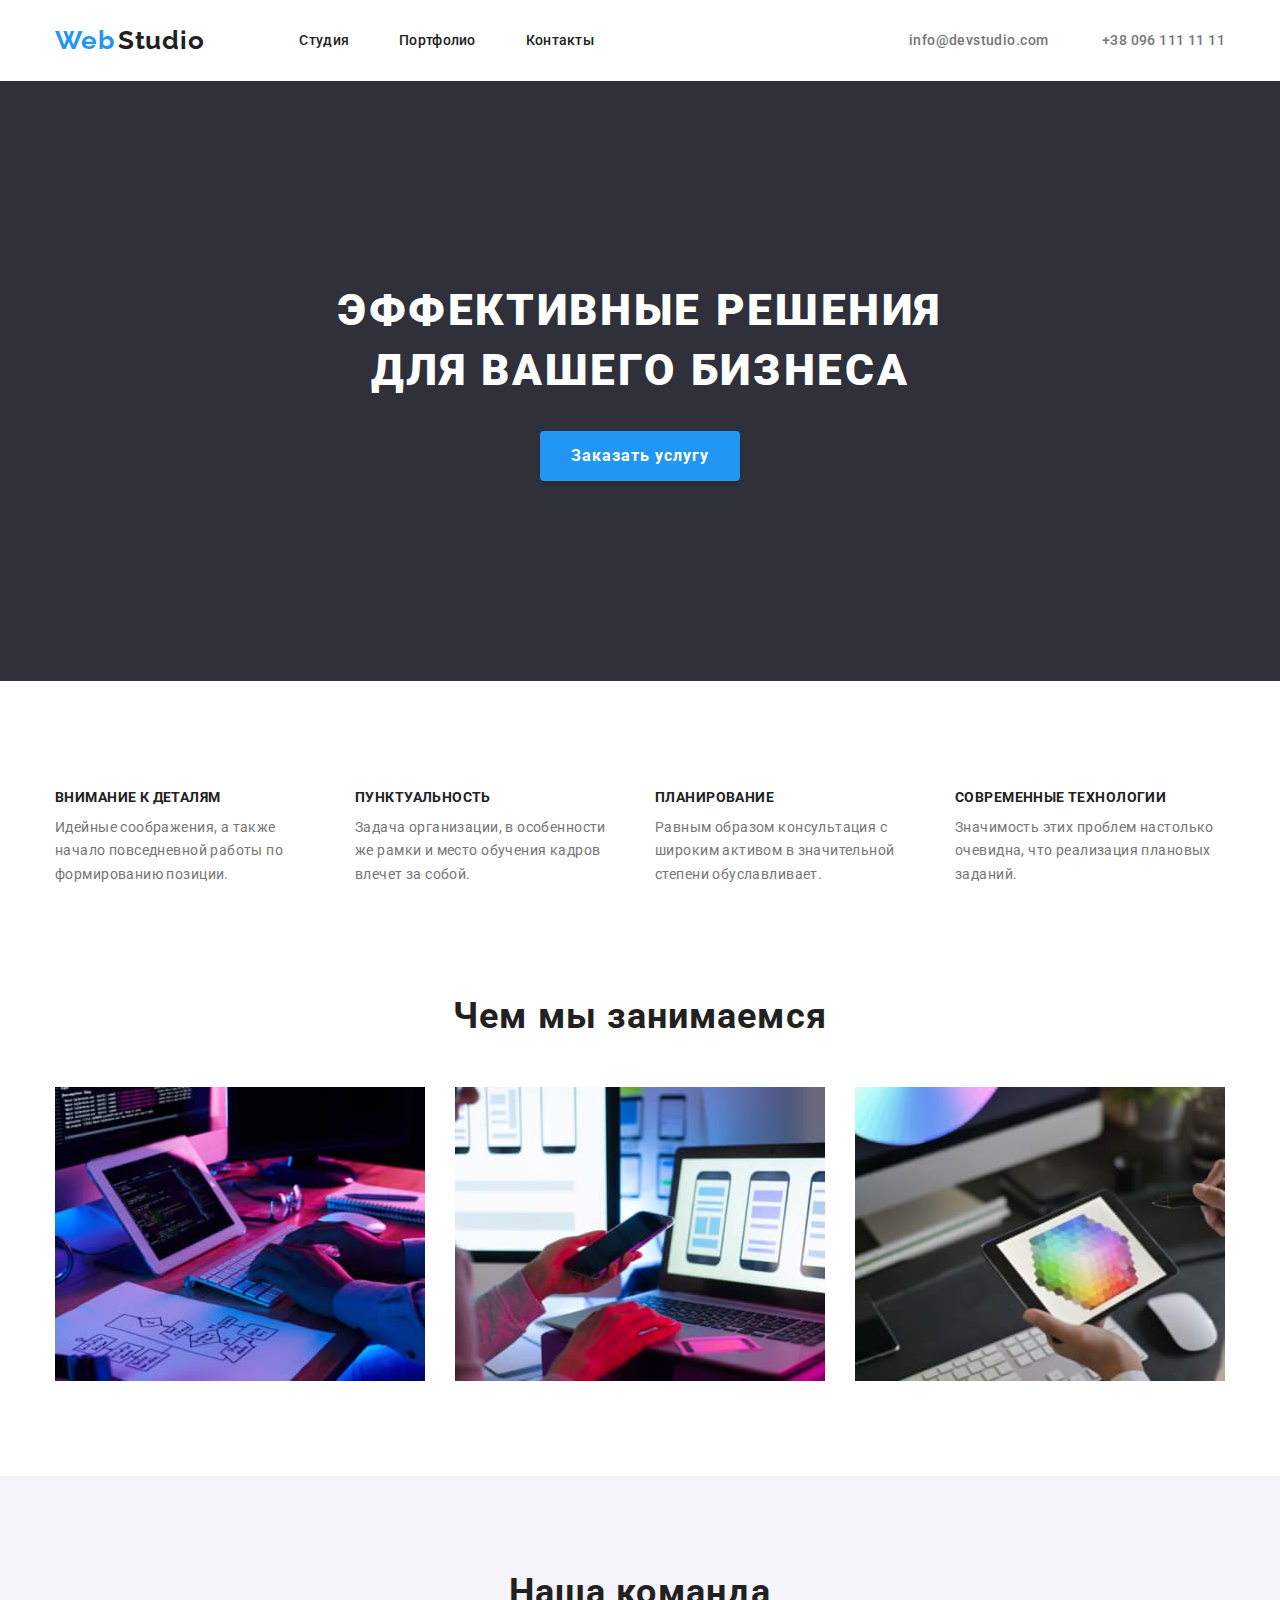
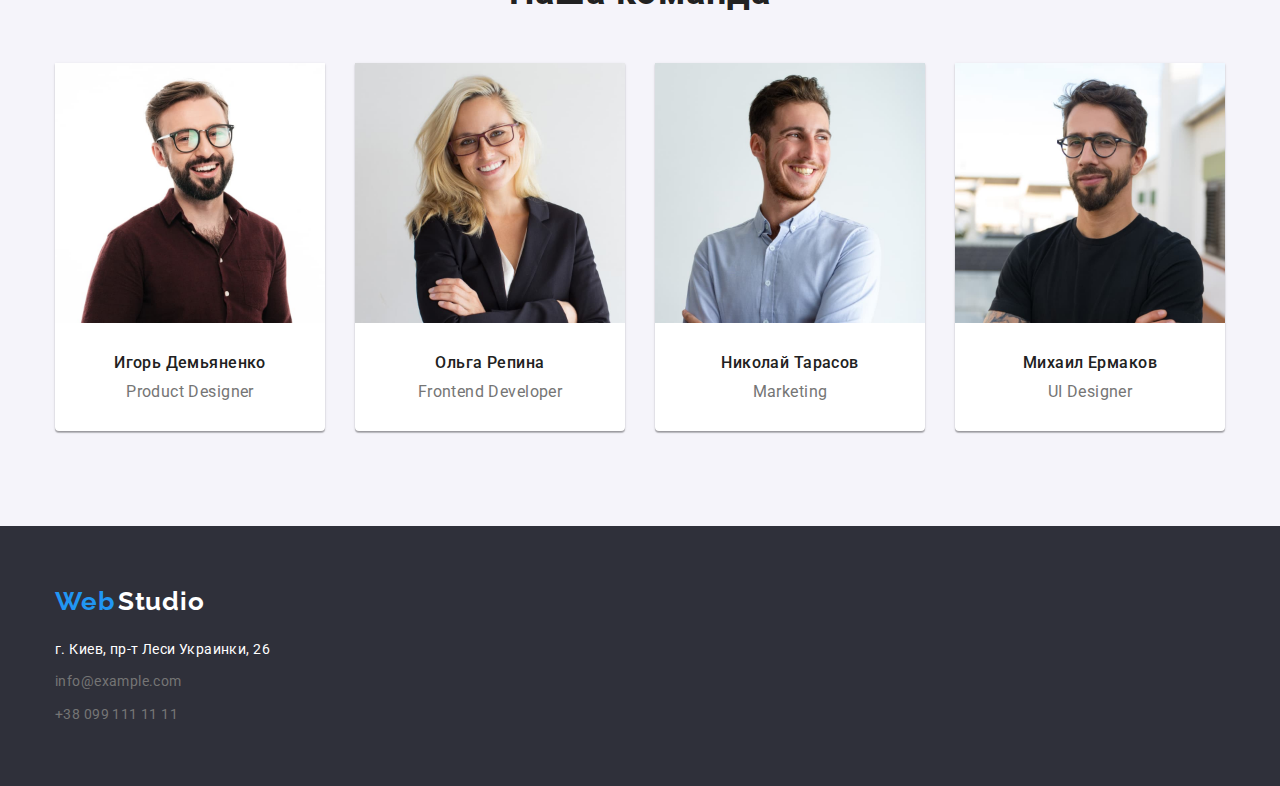
<file: index.html>
<!DOCTYPE html>
<html lang="ru">
  <head>
    <meta charset="UTF-8" />
    <meta name="viewport" content="width=device-width, initial-scale=1.0" />
    <title>WebStudio</title>
    <link href="https://fonts.googleapis.com/css2?family=Raleway:wght@700&family=Roboto:wght@400;500;700;900&display=swap"
      rel="stylesheet" />
    <link rel="stylesheet" href="https://cdnjs.cloudflare.com/ajax/libs/modern-normalize/1.0.0/modern-normalize.min.css" />
    <link rel="stylesheet" href="./css/main.css" />
  </head>

  <body>
    <header>
      <div class="container main-nav">
        <nav class="nave-header">
          <a href="./" class="link link-logo">
            <span class="logo web">Web</span>
            <span class="logo studio">Studio</span>
          </a>
          <ul class="link-nav-menu">
            <li class="item"><a href="" class="link link-nav">Студия</a></li>
            <li class="item"><a href="./portfolio.html" class="link link-nav">Портфолио</a></li>
            <li class="item"><a href="#contacts" class="link link-nav">Контакты</a></li>
          </ul>
        </nav>
        <div class="header-contacts">
          <a href="mailto:info@devstudio.com" class="link link-header">info@devstudio.com</a>
          <a href="tel:+380961111111" class="link link-header">+38 096 111 11 11</a>
        </div>
      </div>
    </header>

    <main>
      <section class="section-hero">
        <div class="container">
          <h1 class="hero-title">Эффективные решения для вашего бизнеса</h1>
          <button type="button" class="btn">Заказать услугу</button>
        </div>
      </section>

      <section class="section-plus">
        <div class="container">
          <h2 hidden>Преимущества</h2>
          <ul class="list-plus">
            <li class="item">
              <h3 class="title-plus">Внимание к деталям</h3> 
              <span>Идейные соображения, а также начало повседневной работы по формированию позиции.</span>
            </li>
            <li class="item">
              <h3 class="title-plus">Пунктуальность</h3> 
              <span>Задача организации, в особенности же рамки и место обучения кадров влечет за собой.</span>
            </li>
            <li class="item">
              <h3 class="title-plus">Планирование</h3> 
              <span>Равным образом консультация с широким активом в значительной степени обуславливает.</span>
            </li>
            <li class="item">
              <h3 class="title-plus">Современные технологии</h3> 
              <span>Значимость этих проблем настолько очевидна, что реализация плановых заданий.</span>
            </li>
          </ul>
        </div>
      </section>

      <section class="container-title">
        <div class="container">
          <h2 class="section-title">Чем мы занимаемся</h2>
          <ul class="list-section-title">
            <li class="item"><img src="./images/work/img-1.jpg.jpg" width="370" height="294" alt="верстка сайта" class="image-block"></li>
            <li class="item"><img src="./images/work/img-2.jpg.jpg" width="370" height="294" alt="макет сайта" class="image-block"></li>
            <li class="item"><img src="./images/work/img-3.jpg.jpg" width="370" height="294" alt="дизайн сайта" class="image-block"></li>
          </ul>
        </div>
      </section>

      <section class="section-team">
        <div class="container-team">
          <h2 class="section-title">Наша команда</h2>
            <ul class="team">
              <li class="item">
                <img src="images/team/img-1.jpg" width="270" height="260" alt="Игорь Демьяненко" class="image-block">
                <h3 class="team-name">Игорь Демьяненко</h3>
                <p lang="en" class="team-profession">Product Designer</p>
              </li>
              <li class="item">
                <img src="images/team/img-2.jpg" width="270" height="260"  alt="Ольга Репина" class="image-block">
                <h3 class="team-name">Ольга Репина</h3>
                <p lang="en" class="team-profession">Frontend Developer</p>
              </li>
              <li class="item">
                <img src="images/team/img-3.jpg" width="270" height="260"  alt="Николай Тарасов" class="image-block">
                <h3 class="team-name">Николай Тарасов</h3>
                <p lang="en" class="team-profession">Marketing</p>
              </li>
              <li class="item">
                <img src="images/team/img-4.jpg" width="270" height="260"  alt="Михаил Ермаков" class="image-block">
                <h3 class="team-name">Михаил Ермаков</h3>
                <p lang="en" class="team-profession">UI Designer</p>
              </li>
            </ul>
        </div>
      </section>
    </main>

    <footer class="footer">
      <div class="container">
        <a href="./" class="link link-logo-footer">
          <span class="logo web">Web</span>
          <span class="logo studio logo-st-f">Studio</span>
        </a>
        <address id="contacts">
          <ul class="list-contacts">
            <li class="item"><a href="https://goo.gl/maps/tkaNXoD5KU1ZypCJ8" target="blank" rel="noopener noreferer" class="link address">г. Киев, пр-т Леси Украинки, 26</a></li>
            <li class="item"><a href="mailto:info@example.com" class="link">info@example.com</a></li>
            <li class="item"><a href="tel:+380991111111" class="link">+38 099 111 11 11</a></li>
          </ul>
        </address>
      </div>
    </footer>
  </body>
</html>
</file>
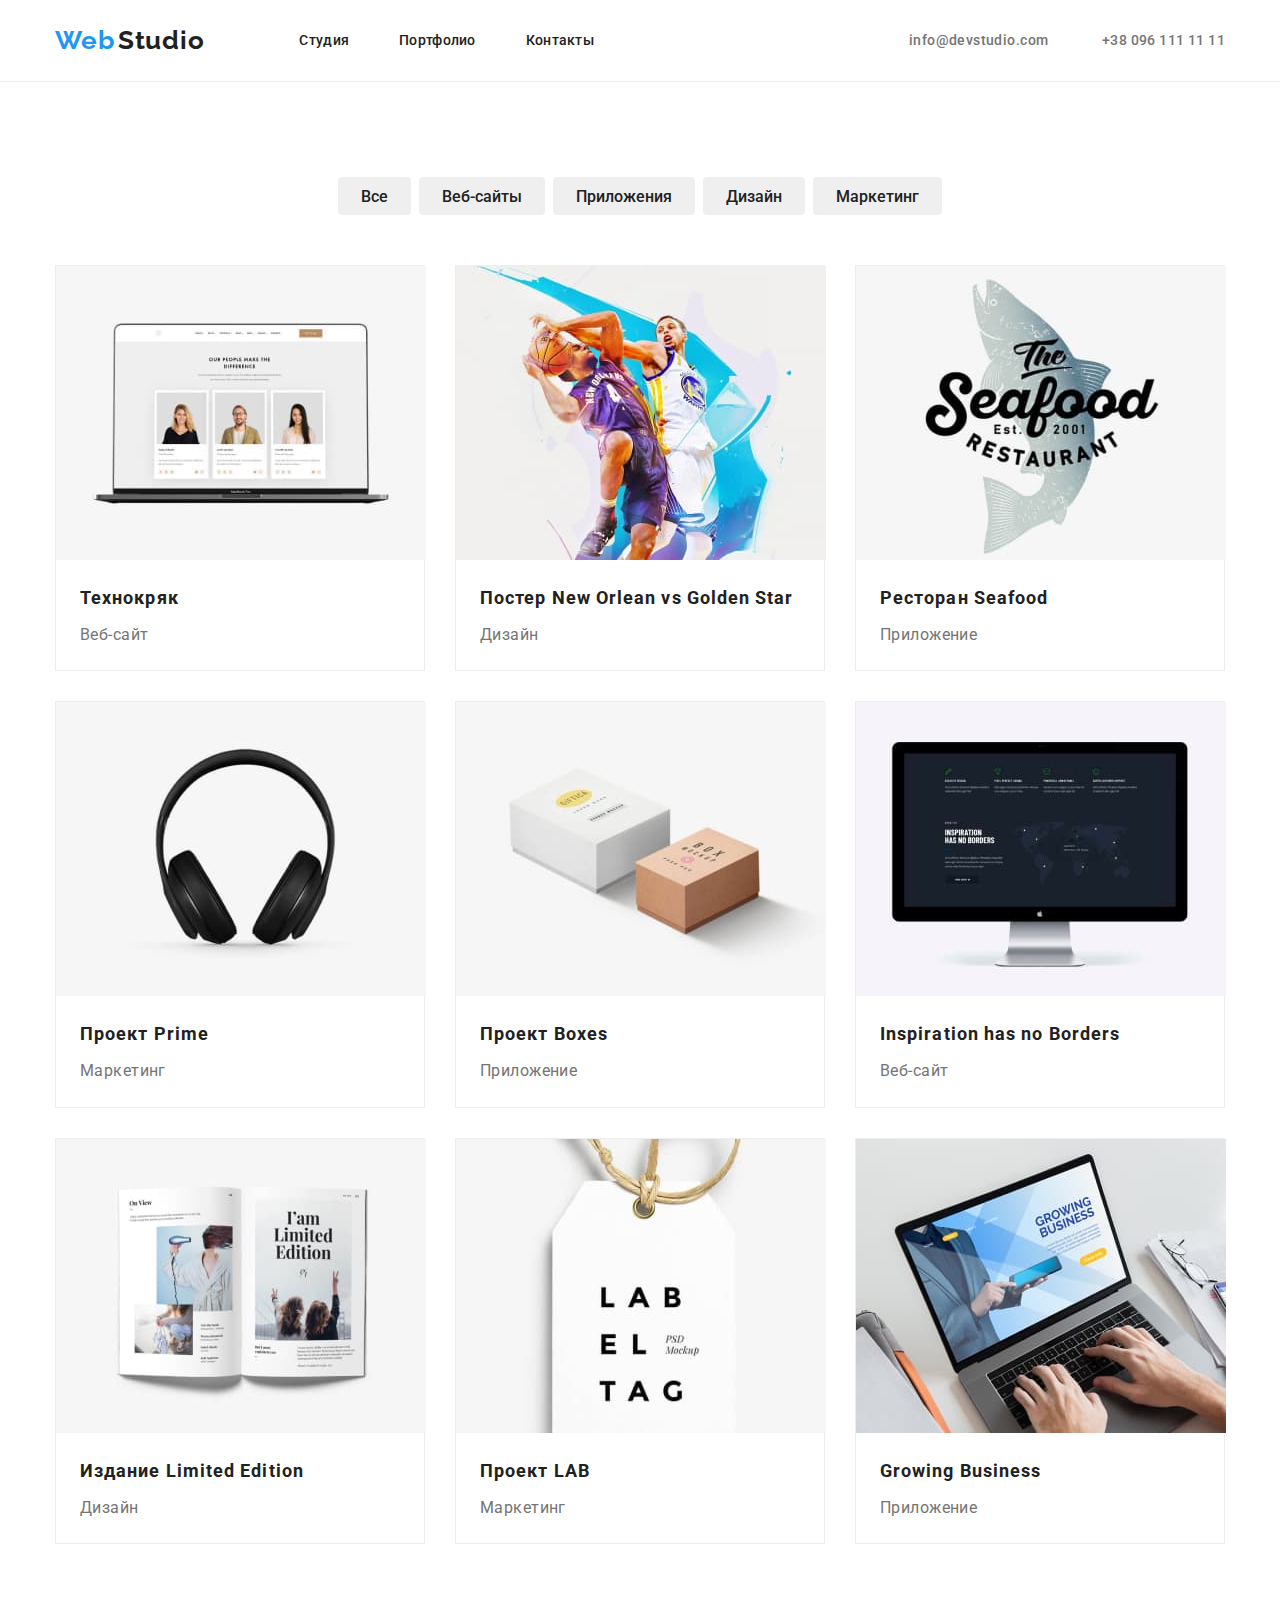
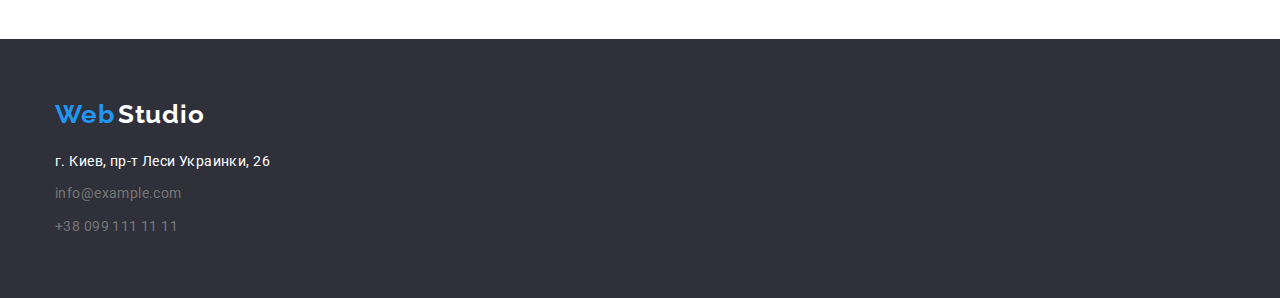
<file: portfolio.html>
<!DOCTYPE html>
<html lang="ru">
<head>
    <meta charset="UTF-8" />
    <meta name="viewport" content="width=device-width, initial-scale=1.0" />
    <title>Portfolio</title>
    <link href="https://fonts.googleapis.com/css2?family=Raleway:wght@700&family=Roboto:wght@400;500;700;900&display=swap"
        rel="stylesheet" />
    <link rel="stylesheet" href="https://cdnjs.cloudflare.com/ajax/libs/modern-normalize/1.0.0/modern-normalize.min.css" />
    <link rel="stylesheet" href="./css/portfolio.css" />
</head>

<body>
    <header>
            <div class="container main-nav">
                <nav class="nave-header">
                    <a href="./" class="link link-logo">
                        <span class="logo web">Web</span>
                        <span class="logo studio">Studio</span>
                    </a>
                    <ul class="link-nav-menu">
                        <li class="item"><a href="" class="link link-nav">Студия</a></li>
                        <li class="item"><a href="/portfolio.html" class="link link-nav">Портфолио</a></li>
                        <li class="item"><a href="#contacts" class="link link-nav">Контакты</a></li>
                    </ul>
                </nav>
                <div class="header-contacts">
                    <a href="mailto:info@devstudio.com" class="link link-header">info@devstudio.com</a>
                    <a href="tel:+380961111111" class="link link-header">+38 096 111 11 11</a>
                </div>
            </div>
    </header>

    <main>
        <section class="section-projects">
            <div class="container">
                <ul class="list-btn-filtr">
                    <li class="item"><button type="button" class="btn-filtr">Все</button></li>
                    <li class="item"><button type="button" class="btn-filtr">Веб-сайты</button></li>
                    <li class="item"><button type="button" class="btn-filtr">Приложения</button></li>
                    <li class="item"><button type="button" class="btn-filtr">Дизайн</button></li>
                    <li class="item"><button type="button" class="btn-filtr">Маркетинг</button></li>
                </ul>
            
                <h1 hidden>Наши проекты</h1>
                <ul class="list-link-projects">
                    <li class="item">
                        <a href="" class="link-project">
                            <img src="./images/projects/img-1.jpg" alt="Веб-сайт" width="370" height="294" class="image-block">
                            <div class="card-text">
                                <h3 class="title-projects">Технокряк</h3>
                                <p class="description-projects">Веб-сайт</p>
                            </div>
                        </a>
                    </li>
                    <li class="item">
                        <a href="" class="link-project">
                            <img src="./images/projects/img-2.jpg" alt="Дизайн постера" width="370" height="294" class="image-block">
                            <div class="card-text">
                                <h3 class="title-projects">Постер New Orlean vs Golden Star</h3>
                                <p class="description-projects">Дизайн</p>
                            </div>
                        </a>
                    </li>
                    <li class="item">
                        <a href="" class="link-project">
                            <img src="./images/projects/img-3.jpg" alt="Приложение для ресторана" width="370" height="294" class="image-block">
                            <div class="card-text">
                                <h3 class="title-projects">Ресторан Seafood</h3>
                                <p class="description-projects">Приложение</p>
                            </div>
                        </a>
                    </li>
                    <li class="item">
                        <a href="" class="link-project">
                            <img src="./images/projects/img-4.jpg" alt="Проект Прайм" width="370" height="294" class="image-block">
                            <div class="card-text">
                                <h3 class="title-projects">Проект Prime</h3>
                                <p class="description-projects">Маркетинг</p>
                            </div>
                        </a>
                    </li>
                    <li class="item">
                        <a href="" class="link-project">
                            <img src="./images/projects/img-5.jpg" alt="Приложение Бокс" width="370" height="294" class="image-block">
                            <div class="card-text">
                                <h3 class="title-projects">Проект Boxes</h3>
                                <p class="description-projects">Приложение</p>
                            </div>
                        </a>
                    </li>
                    <li class="item">
                        <a href="" class="link-project">
                            <img src="./images/projects/img-6.jpg" alt="Веб-сайт" width="370" height="294" class="image-block">
                            <div class="card-text">
                                <h3 class="title-projects">Inspiration has no Borders</h3>
                                <p class="description-projects">Веб-сайт</p>
                            </div>
                        </a>
                    </li>
                    <li class="item">
                        <a href="" class="link-project">
                            <img src="./images/projects/img-7.jpg" alt="Дизайн издания" width="370" height="294" class="image-block">
                            <div class="card-text">
                                <h3 class="title-projects">Издание Limited Edition</h3>
                                <p class="description-projects">Дизайн</p>
                            </div>
                        </a>
                    </li>
                    <li class="item">
                        <a href="" class="link-project">
                            <img src="./images/projects/img-8.jpg" alt="Маркетинговый проект" width="370" height="294" class="image-block">
                            <div class="card-text">
                                <h3 class="title-projects">Проект LAB</h3>
                                <p class="description-projects">Маркетинг</p>
                            </div>
                        </a>
                    </li>
                    <li class="item">
                        <a href="" class="link-project">
                            <img src="./images/projects/img-9.jpg" alt="Приложение для бизнеса" width="370" height="294" class="image-block">
                            <div class="card-text">
                                <h3 class="title-projects">Growing Business</h3>
                                <p class="description-projects">Приложение</p>
                            </div>
                        </a>
                    </li>
                </ul>
            </div>
        </section>
    </main>

    <footer class="footer">
        <div class="container container-footer">
            <a href="./" class="link link-logo-footer">
                <span class="logo web">Web</span>
                <span class="logo studio logo-st-f">Studio</span>
            </a>
            <address id="contacts">
                <ul class="list-contacts">
                    <li class="item"><a href="https://goo.gl/maps/tkaNXoD5KU1ZypCJ8" target="blank" rel="noopener noreferer" class="link address">г.
                            Киев, пр-т Леси Украинки, 26</a></li>
                    <li class="item"><a href="mailto:info@example.com" class="link">info@example.com</a></li>
                    <li class="item"><a href="tel:+380991111111" class="link">+38 099 111 11 11</a></li>
                </ul>
            </address>
        </div>
    </footer>
</body>
    
</html>
</file>
<file: css/main.css>
html {
  box-sizing: border-box;
}

*,
*::before,
*::after {
  box-sizing: inherit;
}

:root {
  --main-text-color: #757575;
  --accent-color: #2196f3;
  --title-color: #212121;
  --adress-link: rgba(255, 255, 255, 0.6);
  --white: #ffffff;
  --dark-bg: #2f303a;
  --light-bg: #e5e5e5;
  --team-bg: #f5f4fa;
}

body {
  font-family: "Roboto", sans-serif;
  font-size: 14px;
  line-height: 1.67;
  letter-spacing: 0.03em;
  color: var(--main-text-color);
}

.container {
  width: 1200px;
  padding-left: 15px;
  padding-right: 15px;
  margin-left: auto;
  margin-right: auto;
}

.image-block {
  display: block;
}

.main-nav {
  display: flex;
  align-items: center;
}

.nave-header {
  display: flex;
  align-items: center;
}

.logo {
  font-family: Raleway;
  font-weight: 700;
  font-size: 26px;
  line-height: 1.19;
  letter-spacing: 0.03em;
}
.web {
  color: var(--accent-color);
}
.studio {
  color: var(--title-color);
}

.logo-st-f {
  color: var(--white);
}

.link {
  text-decoration: none;
  color: inherit;
  font-style: normal;
}

.link-header {
  font-weight: 500;
  line-height: 1.14;
}

.link:hover,
.link:focus {
  color: var(--accent-color);
}

.link-logo {
  display: block;
  padding-top: 25px;
  padding-bottom: 25px;
  margin-right: 95px;
}

.link-nav {
  display: inline-block;
  padding-top: 32px;
  padding-bottom: 32px;
}

.link-nav-menu {
  display: flex;
  padding-left: 0px;
  margin-top: 0px;
  margin-bottom: 0px;

  color: var(--title-color);
  font-weight: 500;
  line-height: 1.14;
  letter-spacing: 0.02em;
  list-style-type: none;
}

.link-nav-menu .item:not(:last-child) {
  margin-right: 50px;
}

.header-contacts .link-header + .link-header {
  margin-left: 50px;
}
.header-contacts {
  margin-left: auto;
}

.hero-title {
  margin-top: 0px;
  margin-bottom: 30px;
  width: 700px;
  margin-right: auto;
  margin-left: auto;

  font-weight: 900;
  font-size: 44px;
  line-height: 1.36;
  letter-spacing: 0.06em;
  text-transform: uppercase;
  color: var(--white);
}

.btn {
  display: inline-block;
  width: 200px;
  height: 50px;
  border: solid transparent;
  border-radius: 4px;
  box-shadow: 0px 4px 4px rgba(0, 0, 0, 0.15);

  font-family: inherit;
  font-weight: 700;
  font-size: 16px;
  line-height: 1.87;
  align-items: center;
  text-align: center;
  letter-spacing: 0.06em;

  color: var(--white);
  background-color: var(--accent-color);
}

.section-hero {
  padding-top: 200px;
  padding-bottom: 200px;
  background-color: var(--dark-bg);
  text-align: center;
}

.section-plus {
  padding-top: 95px;
  padding-bottom: 95px;
}

.list-plus {
  display: flex;
  list-style-type: none;
  padding-left: 0px;
}

.list-plus .item {
  width: 270px;
  margin-top: 0px;
  margin-bottom: 0px;
}

.list-plus .item:not(:last-child) {
  margin-right: 30px;
}
.title-plus {
  margin-top: 0px;
  margin-bottom: 10px;
  font-weight: 700;
  font-size: 14px;
  line-height: 1.14;
  text-transform: uppercase;
  color: var(--title-color);
}

.section-title {
  margin-top: 0px;
  margin-bottom: 50px;

  font-weight: 700;
  font-size: 36px;
  line-height: 1.17;
  text-align: center;
  letter-spacing: 0.03em;
  color: var(--title-color);
}

.list-section-title {
  display: flex;
  padding-left: 0px;
  margin-top: 0px;
  margin-bottom: 0px;
  list-style-type: none;
}

.list-section-title .item {
  display: block;
}
.list-section-title .item:not(:last-child) {
  margin-right: 30px;
}

.container-title {
  padding-bottom: 95px;
}

.container-team {
  width: 1200px;
  padding-left: 15px;
  padding-right: 15px;
  margin-left: auto;
  margin-right: auto;
}

.team {
  display: flex;
  list-style-type: none;
  padding-left: 0px;
  margin-top: 0px;
  margin-bottom: 0px;
}

.team .item {
  width: 270px;
  background-color: var(--white);
  box-shadow: 0px 1px 3px rgba(0, 0, 0, 0.12), 0px 1px 1px rgba(0, 0, 0, 0.14),
    0px 2px 1px rgba(0, 0, 0, 0.2);
  border-radius: 0px 0px 4px 4px;
}

.team .item:not(:last-child) {
  margin-right: 30px;
}

.team-name {
  margin-top: 30px;
  margin-bottom: 10px;
  font-weight: 500;
  font-size: 16px;
  line-height: 1.19;
  color: var(--title-color);
  text-align: center;
}

.team-profession {
  margin-top: 0px;
  margin-bottom: 30px;
  font-size: 16px;
  line-height: 1.19;
  text-align: center;
}

.section-team {
  padding-top: 95px;
  padding-bottom: 95px;
  background-color: var(--team-bg);
}

.link-logo-footer {
  display: block;
  margin-bottom: 20px;
}

.address {
  color: var(--white);
}

.list-contacts {
  margin-top: 0px;
  margin-bottom: 0px;
  padding-left: 0px;
  list-style-type: none;
}

.list-contacts .item:not(:last-child) {
  margin-bottom: 9px;
}

.footer {
  padding-top: 60px;
  padding-bottom: 60px;
  background-color: var(--dark-bg);
}
</file>
<file: css/portfolio.css>
html {
  box-sizing: border-box;
}

*,
*::before,
*::after {
  box-sizing: inherit;
}

:root {
  --main-text-color: #757575;
  --accent-color: #2196f3;
  --title-color: #212121;
  --adress-link: rgba(255, 255, 255, 0.6);
  --white: #ffffff;
  --dark-bg: #2f303a;
  --light-bg: #e5e5e5;
}

body {
  font-family: "Roboto", sans-serif;
  font-size: 14px;
  line-height: 1.67;
  letter-spacing: 0.03em;
  color: var(--main-text-color);
}

.container {
  width: 1200px;
  padding-left: 15px;
  padding-right: 15px;
  margin-left: auto;
  margin-right: auto;
}

.section-projects {
  padding-top: 95px;
  padding-bottom: 95px;
}

.image-block {
  display: block;
}

header {
  border-bottom: 1px solid #ececec;
}

.main-nav {
  display: flex;
  align-items: center;
}

.nave-header {
  display: flex;
  align-items: center;
}

.logo {
  font-family: Raleway;
  font-weight: 700;
  font-size: 26px;
  line-height: 1.19;
  letter-spacing: 0.03em;
}
.web {
  color: var(--accent-color);
}
.studio {
  color: var(--title-color);
}

.logo-st-f {
  color: var(--white);
}

.link {
  text-decoration: none;
  color: inherit;
  font-style: normal;
}

.link-header {
  font-weight: 500;
  line-height: 1.14;
}

.link:hover,
.link:focus {
  color: var(--accent-color);
}

.link-logo {
  display: block;
  padding-top: 25px;
  padding-bottom: 25px;
  margin-right: 95px;
}

.link-nav-menu {
  display: flex;
  padding-left: 0px;
  margin-top: 0px;
  margin-bottom: 0px;

  color: var(--title-color);
  font-weight: 500;
  line-height: 1.14;
  letter-spacing: 0.02em;
  list-style-type: none;
}

.link-nav-menu .item:not(:last-child) {
  margin-right: 50px;
}

.link-nav {
  display: block;
  padding-top: 32px;
  padding-bottom: 32px;
}

.header-contacts .link-header + .link-header {
  margin-left: 50px;
}
.header-contacts {
  margin-left: auto;
}

.list-btn-filtr {
  display: flex;
  justify-content: center;
  list-style-type: none;
  padding-left: 0px;
  margin-top: 0px;
  margin-bottom: 50px;
}

.list-btn-filtr .item:not(:last-child) {
  margin-right: 8px;
}

.btn-filtr {
  display: inline-block;
  border: 1px solid transparent;
  border-radius: 4px;
  height: 38px;

  padding: 6px 22px;

  font-family: inherit;
  font-weight: 500;
  font-size: 16px;
  line-height: 1.625;
  text-align: center;
  color: var(--title-color);
}

.btn-filtr:hover,
.btn-filtr:focus {
  color: var(--white);
  background-color: var(--accent-color);
}
.btn-filtr {
  cursor: pointer;
}

.list-link-projects {
  display: flex;
  flex-wrap: wrap;

  list-style-type: none;
  padding-left: 0px;
  margin-top: 0px;
  margin-bottom: 0px;
}

.list-link-projects .item {
  width: 370px;
  background-color: var(--white);
}

.list-link-projects .item {
  margin-right: 30px;
  margin-bottom: 30px;
  border: 1px solid #eeeeee;
}
.list-link-projects .item:nth-child(3n) {
  margin-right: 0px;
}
.list-link-projects .item:nth-last-child(-n + 3) {
  margin-bottom: 0px;
}

.link-project {
  text-decoration: none;
  color: var(--main-text-color);
}

.title-projects {
  margin-top: 0px;
  margin-bottom: 4px;
  font-weight: 700;
  font-size: 18px;
  line-height: 2;
  letter-spacing: 0.06em;
  color: var(--title-color);
}

.description-projects {
  margin-top: 0px;
  margin-bottom: 0px;
  font-weight: 400;
  font-size: 16px;
  line-height: 1.88;
  color: var(--main-text-color);
}

.card-text {
  padding: 20px 24px;
}

.link-logo-footer {
  display: block;
  margin-bottom: 20px;
}

.address {
  color: var(--white);
}

.list-contacts {
  margin-top: 0px;
  margin-bottom: 0px;
  padding-left: 0px;
  list-style-type: none;
}

.list-contacts .item:not(:last-child) {
  margin-bottom: 9px;
}

.footer {
  padding-top: 60px;
  padding-bottom: 60px;
  background-color: var(--dark-bg);
}
</file>
